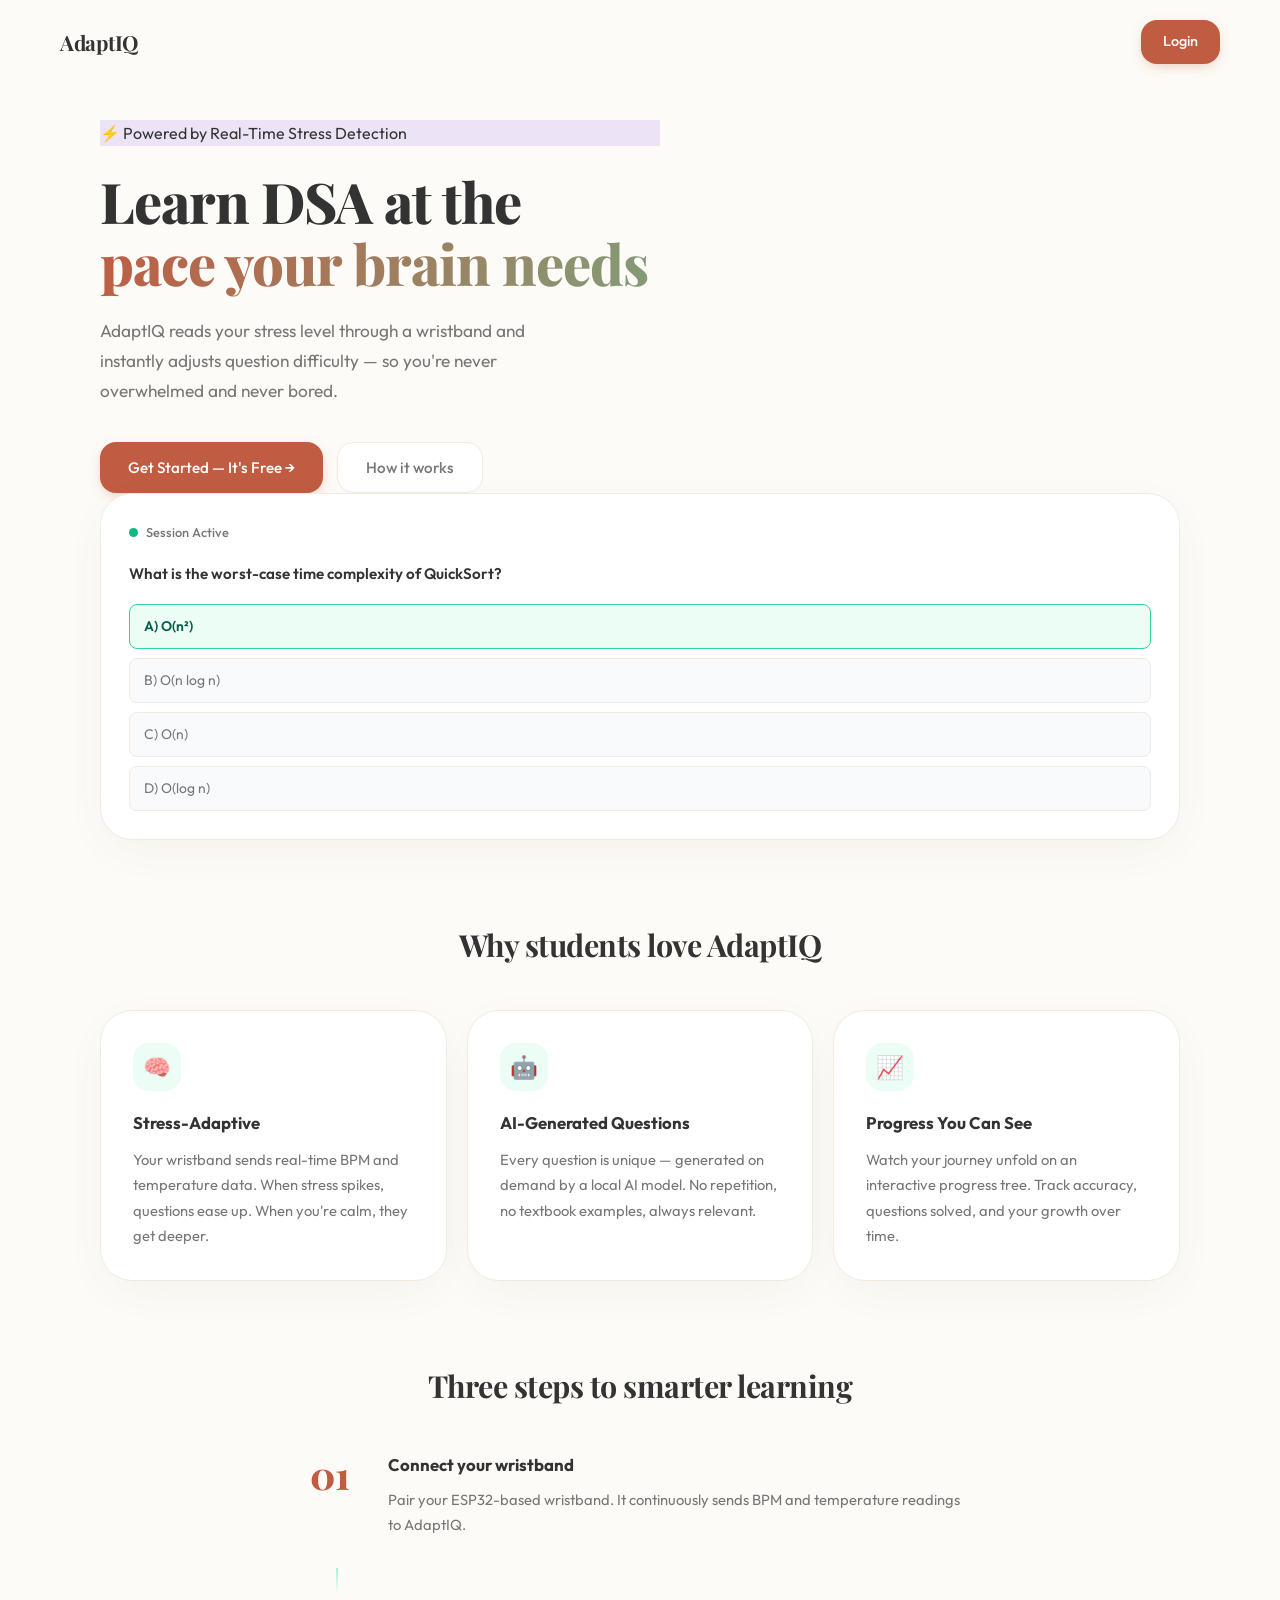
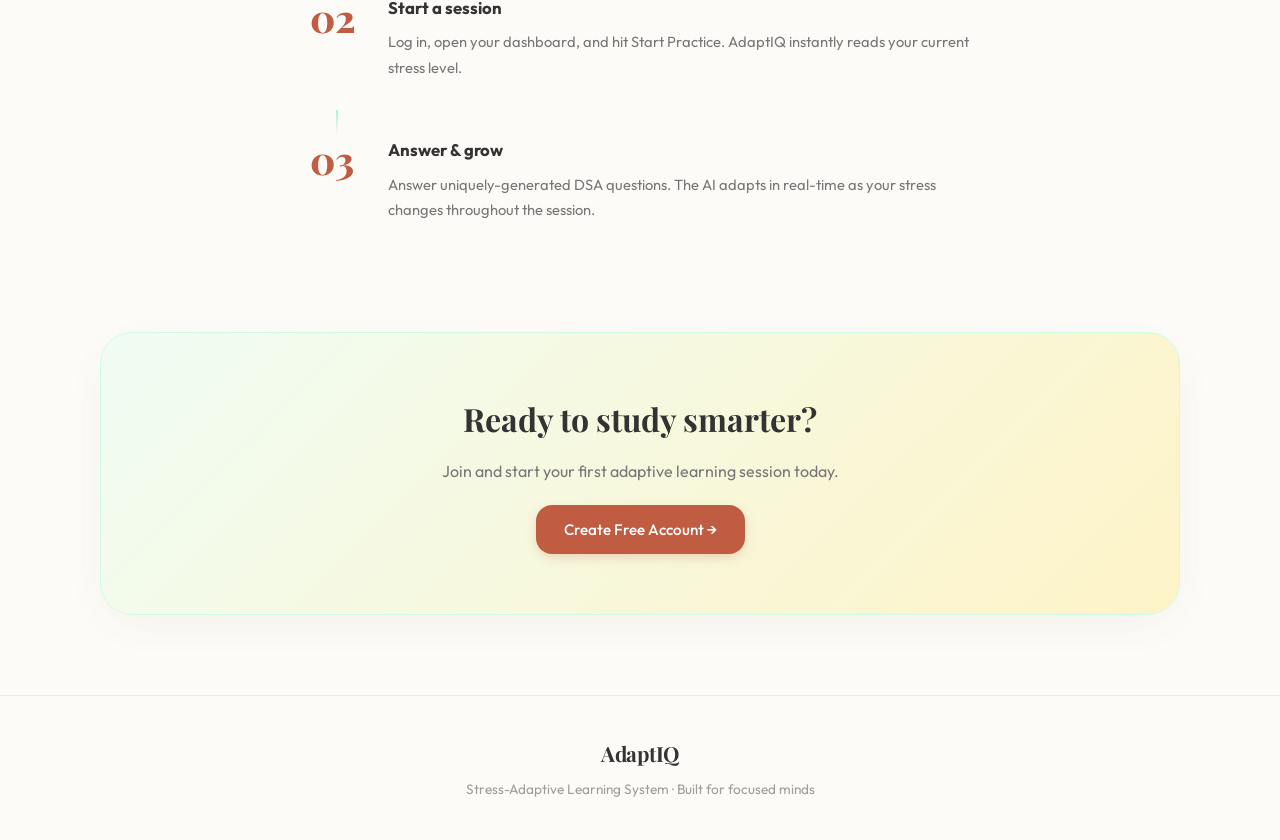
<file: frontend/index.html>
<!DOCTYPE html>
<html lang="en">
<head>
<meta charset="UTF-8">
<meta name="viewport" content="width=device-width, initial-scale=1.0">
<title>AdaptIQ — Learn Smarter with Stress-Adaptive AI</title>
<meta name="description" content="AdaptIQ adapts DSA questions to your real-time stress level, measured from your wristband, so you always learn at the perfect pace.">
<link rel="stylesheet" href="css/style.css">
<link rel="stylesheet" href="css/animations.css">
<link rel="stylesheet" href="css/home.css">
</head>
<body>

<!-- Nav -->
<nav class="nav">
  <span class="nav-logo">AdaptIQ</span>
  <a href="login.html" class="btn btn-primary" style="padding:10px 22px;font-size:0.9rem;">Login</a>
</nav>

<!-- BG Orbs -->


<!-- Hero -->
<section class="hero page-pad">
  <div class="hero-content">
    <div class="badge fade-up fade-up-d1" style="background:rgba(139,92,246,0.15);color:var(--purple-l);border:1px solid var(--border-p);margin-bottom:24px;">
      ⚡ Powered by Real-Time Stress Detection
    </div>
    <h1 class="fade-up fade-up-d2">
      Learn DSA at the<br>
      <span class="gradient-text">pace your brain needs</span>
    </h1>
    <p class="hero-sub fade-up fade-up-d3">
      AdaptIQ reads your stress level through a wristband and instantly adjusts question difficulty — so you're never overwhelmed and never bored.
    </p>
    <div class="hero-btns fade-up fade-up-d4">
      <a href="login.html" class="btn btn-primary">Get Started — It's Free →</a>
      <a href="info.html" class="btn btn-ghost">How it works</a>
    </div>
  </div>
  <div class="hero-visual fade-up fade-up-d3 float">
    <div class="mock-card">
      <div class="mock-header">
        <span class="mock-dot" style="background:#10b981"></span>
        <span class="mock-label">Session Active</span>
      </div>
      <div class="mock-q">What is the worst-case time complexity of QuickSort?</div>
      <div class="mock-opts">
        <div class="mock-opt correct">A) O(n²)</div>
        <div class="mock-opt">B) O(n log n)</div>
        <div class="mock-opt">C) O(n)</div>
        <div class="mock-opt">D) O(log n)</div>
      </div>
    </div>
  </div>
</section>

<!-- Features -->
<section class="features page-pad" style="padding-top:0">
  <h2 class="section-title">Why students love AdaptIQ</h2>
  <div class="feature-grid">
    <div class="feature-card card">
      <div class="feat-icon">🧠</div>
      <h3>Stress-Adaptive</h3>
      <p>Your wristband sends real-time BPM and temperature data. When stress spikes, questions ease up. When you're calm, they get deeper.</p>
    </div>
    <div class="feature-card card">
      <div class="feat-icon">🤖</div>
      <h3>AI-Generated Questions</h3>
      <p>Every question is unique — generated on demand by a local AI model. No repetition, no textbook examples, always relevant.</p>
    </div>
    <div class="feature-card card">
      <div class="feat-icon">📈</div>
      <h3>Progress You Can See</h3>
      <p>Watch your journey unfold on an interactive progress tree. Track accuracy, questions solved, and your growth over time.</p>
    </div>
  </div>
</section>

<!-- How it works -->
<section class="how page-pad" style="padding-top:0">
  <h2 class="section-title">Three steps to smarter learning</h2>
  <div class="steps">
    <div class="step">
      <div class="step-num">01</div>
      <div class="step-body">
        <h3>Connect your wristband</h3>
        <p>Pair your ESP32-based wristband. It continuously sends BPM and temperature readings to AdaptIQ.</p>
      </div>
    </div>
    <div class="step-line"></div>
    <div class="step">
      <div class="step-num">02</div>
      <div class="step-body">
        <h3>Start a session</h3>
        <p>Log in, open your dashboard, and hit Start Practice. AdaptIQ instantly reads your current stress level.</p>
      </div>
    </div>
    <div class="step-line"></div>
    <div class="step">
      <div class="step-num">03</div>
      <div class="step-body">
        <h3>Answer &amp; grow</h3>
        <p>Answer uniquely-generated DSA questions. The AI adapts in real-time as your stress changes throughout the session.</p>
      </div>
    </div>
  </div>
</section>

<!-- CTA Banner -->
<section class="cta-banner page-pad" style="padding-top:0">
  <div class="cta-inner card">
    <h2>Ready to study smarter?</h2>
    <p>Join and start your first adaptive learning session today.</p>
    <a href="login.html" class="btn btn-primary" style="margin-top:20px;">Create Free Account →</a>
  </div>
</section>

<!-- Footer -->
<footer class="footer">
  <span class="nav-logo">AdaptIQ</span>
  <p style="color:var(--txt-3);font-size:0.85rem;margin-top:8px;">Stress-Adaptive Learning System · Built for focused minds</p>
</footer>

<script src="js/transitions.js"></script>
</body>
</html>
</file>
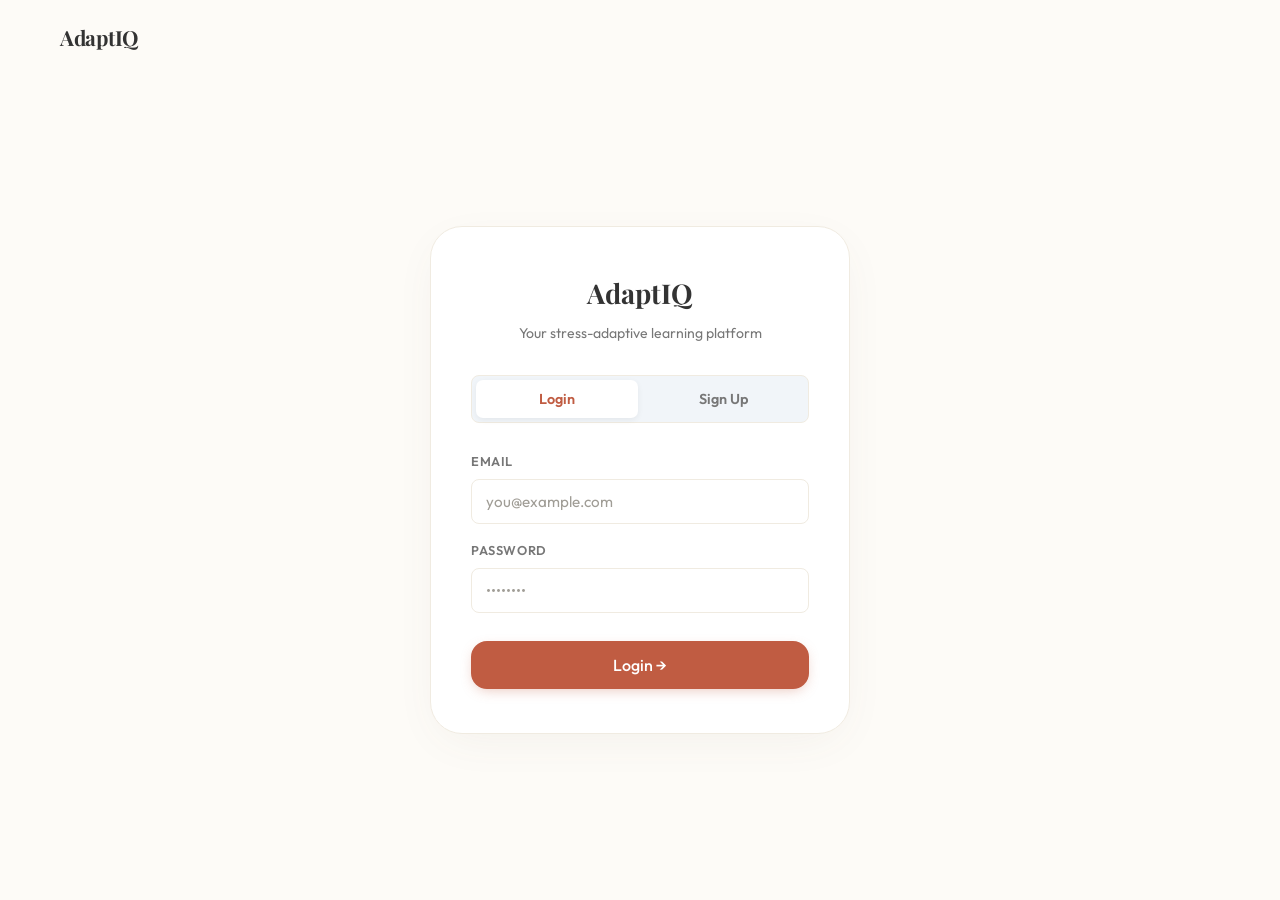
<file: frontend/dashboard.html>
<!DOCTYPE html>
<html lang="en">

<head>
  <meta charset="UTF-8">
  <meta name="viewport" content="width=device-width, initial-scale=1.0">
  <title>AdaptIQ — Dashboard</title>
  <link rel="stylesheet" href="css/style.css">
  <link rel="stylesheet" href="css/animations.css">
  <link rel="stylesheet" href="css/dashboard.css">
</head>

<body>

  <nav class="nav">
    <span class="nav-logo">AdaptIQ</span>
    <div class="nav-right">
      <a href="info.html" class="btn btn-ghost" style="padding:9px 18px;font-size:0.88rem;">How to Use</a>
      <div class="user-chip" id="userChip">
        <div class="avatar" id="userAvatar">?</div>
        <span id="userName">Loading...</span>
      </div>
      <button class="btn btn-ghost btn-sm" onclick="logout()">Logout</button>
    </div>
  </nav>

  <main class="db-layout page-pad">

    <!-- Stats Row -->
    <div class="stats-row fade-up fade-up-d1">
      <div class="stat-card card">
        <div class="stat-icon">🎯</div>
        <div class="stat-body">
          <div class="stat-val" id="statSolved">—</div>
          <div class="stat-label">Questions Solved</div>
        </div>
      </div>
      <div class="stat-card card">
        <div class="stat-icon">✅</div>
        <div class="stat-body">
          <div class="stat-val" id="statAccuracy">—</div>
          <div class="stat-label">Accuracy</div>
        </div>
      </div>
      <div class="stat-card card">
        <div class="stat-icon">⚡</div>
        <div class="stat-body">
          <div class="stat-val" id="statNext">—</div>
          <div class="stat-label">Next Milestone</div>
        </div>
      </div>
    </div>

    <!-- Main Content -->
    <div class="db-main fade-up fade-up-d2">

      <!-- Question Tree -->
      <div class="tree-section card">
        <div class="tree-header">
          <h2>Your Journey</h2>
          <p>Complete questions to unlock new milestones</p>
        </div>
        <div class="tree-container" id="questionTree">
          <!-- Rendered by JS -->
        </div>
        <button class="btn btn-primary start-btn" onclick="window.navigate('learning.html')">
          ▶ Start Practice
        </button>
      </div>

      <!-- User Info Card -->
      <div class="info-section">
        <div class="user-info-card card">
          <div class="user-avatar-lg" id="userAvatarLg">?</div>
          <div class="user-info-name" id="userInfoName">—</div>
          <div class="user-info-email" id="userInfoEmail">—</div>
          <hr style="border-color:var(--border);margin:20px 0">
          <div class="quick-stat">
            <span>Questions Solved</span>
            <strong id="qsStat">—</strong>
          </div>
          <div class="quick-stat">
            <span>Correct Answers</span>
            <strong id="caStat">—</strong>
          </div>
          <div class="quick-stat">
            <span>Accuracy</span>
            <strong id="accStat">—</strong>
          </div>
        </div>

        <div class="info-tip card">
          <h3>💡 How it works</h3>
          <p>Your wristband sends stress data. The AI picks question difficulty based on your current state. Stay calm —
            you'll unlock harder challenges!</p>
          <a href="info.html" class="btn btn-ghost"
            style="margin-top:16px;width:100%;justify-content:center;font-size:0.88rem;">Full Guide →</a>
        </div>
      </div>

    </div>
  </main>
  <main class="db-layout page-pad">

    <!-- Stats Row -->
    <div class="stats-row fade-up fade-up-d1">
      <div class="stat-card card">
        <div class="stat-icon">🎯</div>
        <div class="stat-body">
          <div class="stat-val" id="statSolved">—</div>
          <div class="stat-label">Questions Solved</div>
        </div>
      </div>
      <div class="stat-card card">
        <div class="stat-icon">✅</div>
        <div class="stat-body">
          <div class="stat-val" id="statAccuracy">—</div>
          <div class="stat-label">Accuracy</div>
        </div>
      </div>
      <div class="stat-card card">
        <div class="stat-icon">⚡</div>
        <div class="stat-body">
          <div class="stat-val" id="statNext">—</div>
          <div class="stat-label">Next Milestone</div>
        </div>
      </div>
    </div>

    <!-- Main Content (Center Stack) -->
    <div class="db-main fade-up fade-up-d2">

      <!-- Question Tree (Massive Center View) -->
      <div class="tree-section card">
        <div class="tree-header">
          <h2>Your Journey Map</h2>
          <p>Follow the track, clear nodes, and unlock mastery</p>
        </div>
        <div class="tree-container" id="questionTree">
          <!-- Rendered by JS -->
        </div>
        <button class="btn btn-primary start-btn" onclick="window.navigate('learning.html')">
          ▶ Enter Focus Mode
        </button>
      </div>

      <!-- User Profile & Guide (Two Columns Below Map) -->
      <div class="info-section">
        <div class="user-info-card card">
          <div style="display:flex; align-items:center; gap:24px;">
            <div class="user-avatar-lg" id="userAvatarLg">?</div>
            <div>
              <div class="user-info-name" id="userInfoName">—</div>
              <div class="user-info-email" id="userInfoEmail">—</div>
            </div>
          </div>
          <div class="user-info-stats">
            <div class="quick-stat">
              <span>Questions Solved</span>
              <strong id="qsStat">—</strong>
            </div>
            <div class="quick-stat">
              <span>Accuracy</span>
              <strong id="accStat">—</strong>
            </div>
          </div>
        </div>

        <div class="info-tip card">
          <h3>💡 True Adaptivity</h3>
          <p>Your wristband transmits biological stress markers in real-time. Breathe deeply, stay calm. The system
            adapts entirely to your zone.</p>
          <a href="info.html" class="btn btn-ghost" style="margin-top:20px;width:100%;justify-content:center;">Read the
            Full Concept →</a>
        </div>
      </div>

    </div>
  </main>


  <script src="js/api.js"></script>
  <script src="js/transitions.js"></script>
  <script src="js/dashboard.js"></script>
</body>

</html>
</file>
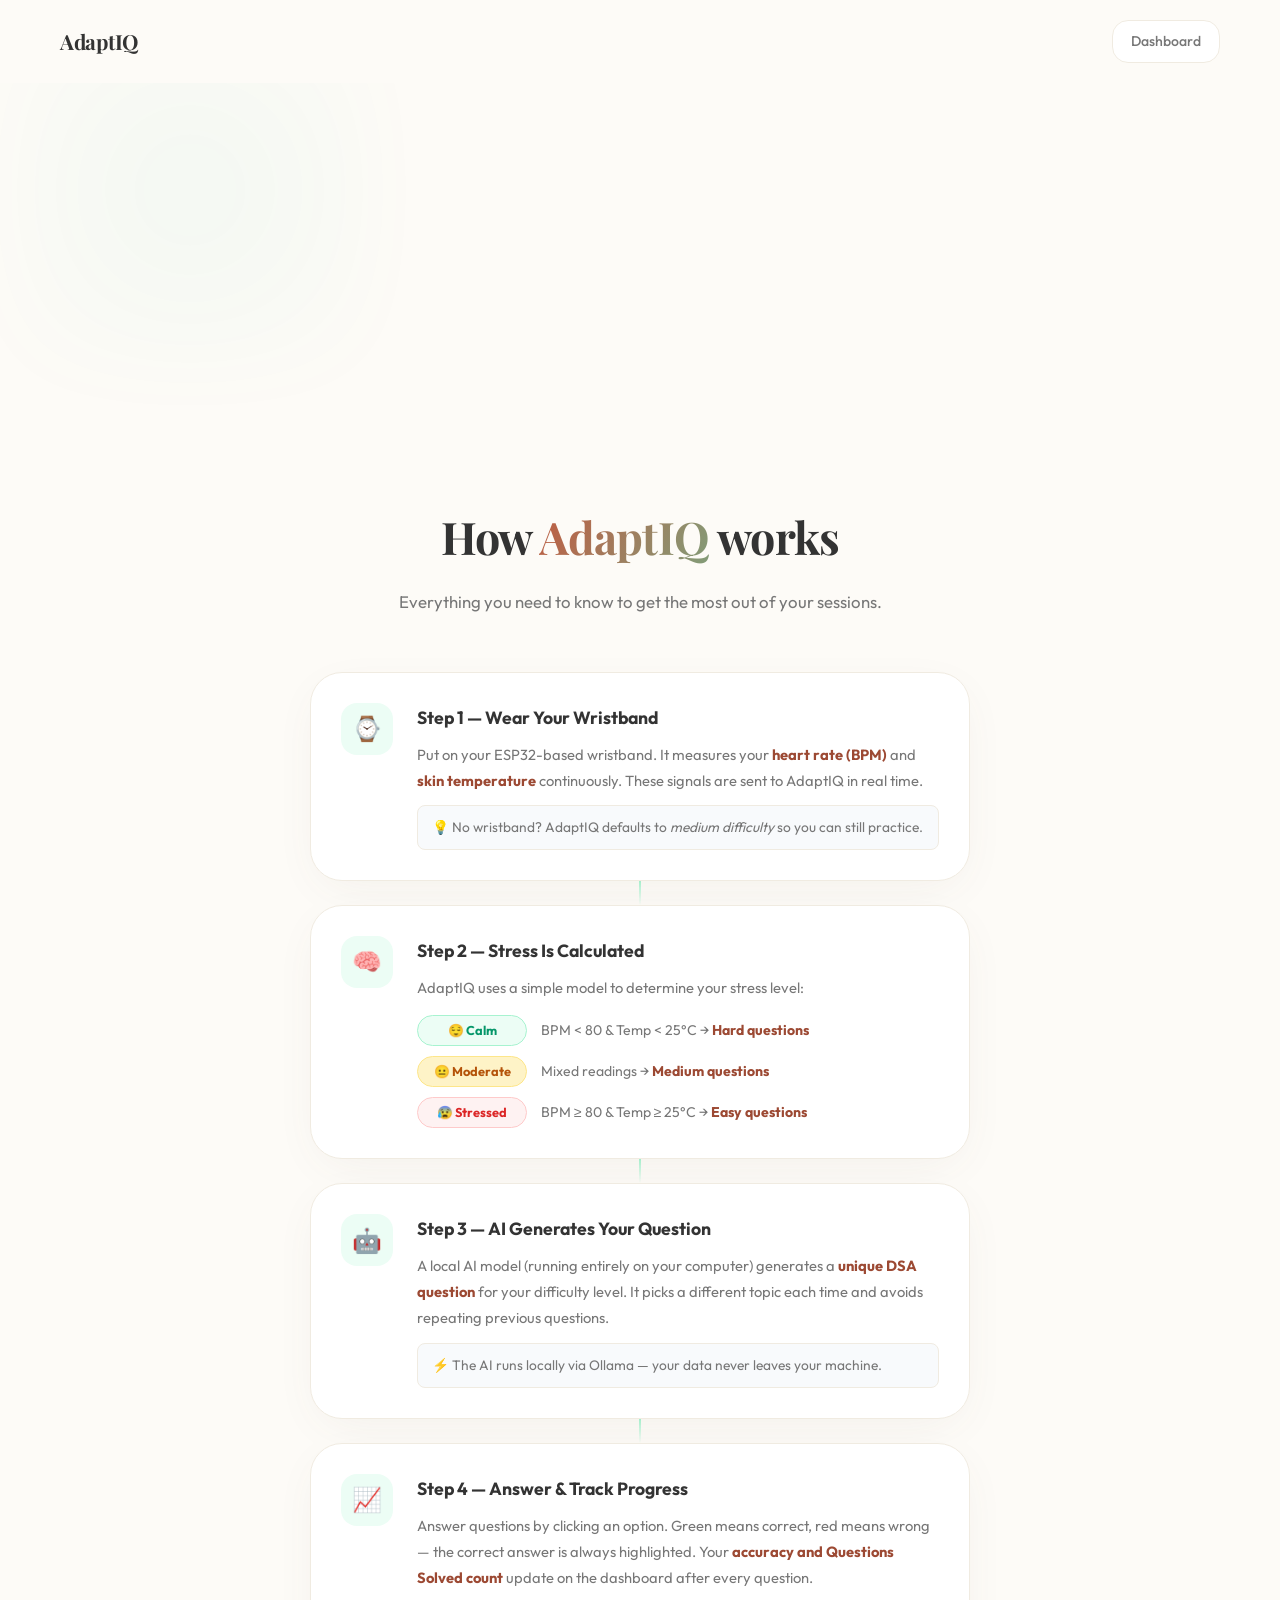
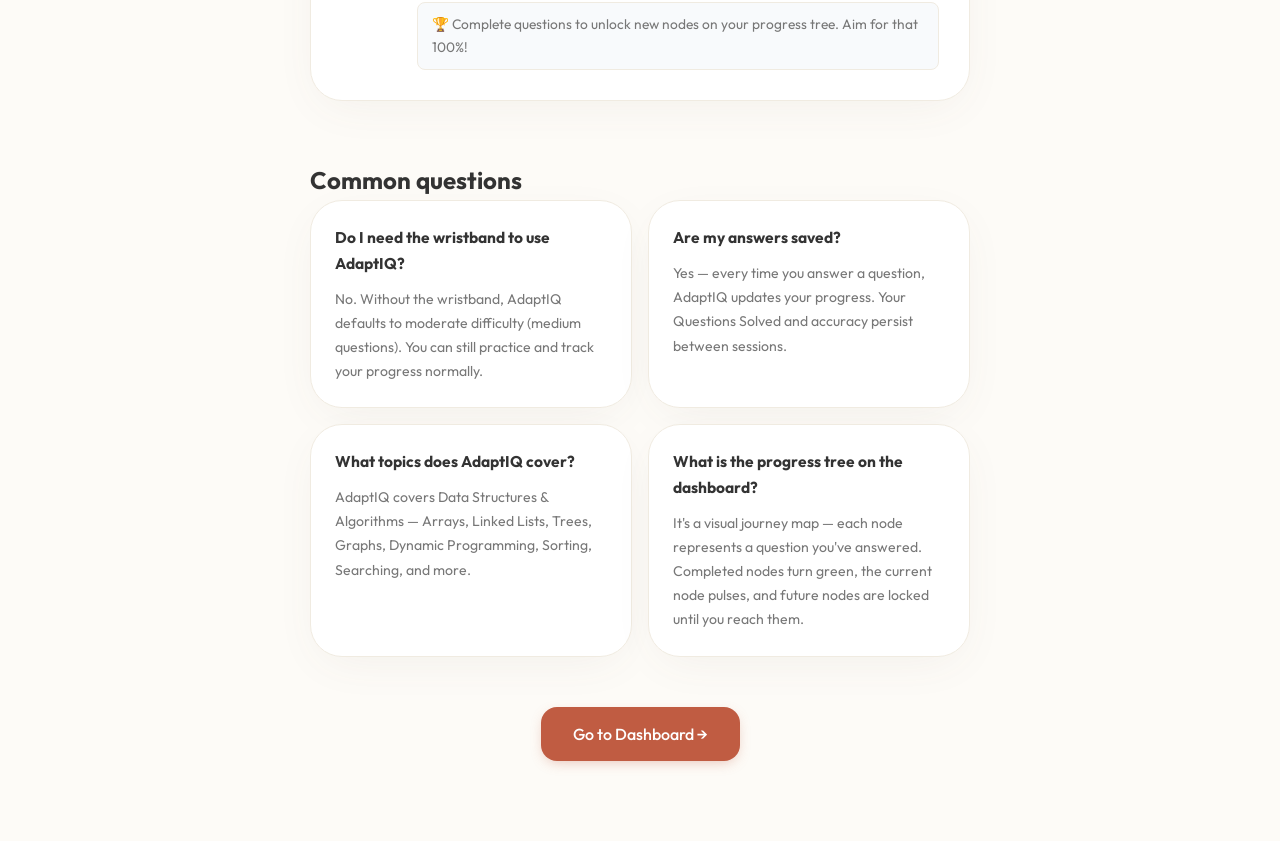
<file: frontend/info.html>
<!DOCTYPE html>
<html lang="en">
<head>
<meta charset="UTF-8">
<meta name="viewport" content="width=device-width, initial-scale=1.0">
<title>AdaptIQ — How It Works</title>
<link rel="stylesheet" href="css/style.css">
<link rel="stylesheet" href="css/animations.css">
<link rel="stylesheet" href="css/info.css">
</head>
<body>

<nav class="nav">
  <a href="index.html" class="nav-logo">AdaptIQ</a>
  <a href="dashboard.html" class="btn btn-ghost" style="padding:9px 18px;font-size:0.88rem;">Dashboard</a>
</nav>

<div class="orb" style="width:380px;height:380px;background:radial-gradient(rgba(16, 185, 129, 0.4), transparent);top:-100px;left:-80px;"></div>

<main class="page-pad info-main">

  <div class="info-hero fade-up">
    <h1>How <span class="gradient-text">AdaptIQ</span> works</h1>
    <p>Everything you need to know to get the most out of your sessions.</p>
  </div>

  <!-- Steps -->
  <div class="info-sections">

    <div class="info-block card fade-up fade-up-d1">
      <div class="info-icon" style="background:rgba(139,92,246,0.15);">⌚</div>
      <div class="info-text">
        <h2>Step 1 — Wear Your Wristband</h2>
        <p>Put on your ESP32-based wristband. It measures your <strong>heart rate (BPM)</strong> and <strong>skin temperature</strong> continuously. These signals are sent to AdaptIQ in real time.</p>
        <div class="info-note">
          💡 No wristband? AdaptIQ defaults to <em>medium difficulty</em> so you can still practice.
        </div>
      </div>
    </div>

    <div class="info-connector"></div>

    <div class="info-block card fade-up fade-up-d2">
      <div class="info-icon" style="background:rgba(34,211,238,0.12);">🧠</div>
      <div class="info-text">
        <h2>Step 2 — Stress Is Calculated</h2>
        <p>AdaptIQ uses a simple model to determine your stress level:</p>
        <div class="stress-table">
          <div class="stress-row">
            <span class="stress-badge calm">😌 Calm</span>
            <span>BPM &lt; 80 &amp; Temp &lt; 25°C → <strong>Hard questions</strong></span>
          </div>
          <div class="stress-row">
            <span class="stress-badge moderate">😐 Moderate</span>
            <span>Mixed readings → <strong>Medium questions</strong></span>
          </div>
          <div class="stress-row">
            <span class="stress-badge high">😰 Stressed</span>
            <span>BPM ≥ 80 &amp; Temp ≥ 25°C → <strong>Easy questions</strong></span>
          </div>
        </div>
      </div>
    </div>

    <div class="info-connector"></div>

    <div class="info-block card fade-up fade-up-d3">
      <div class="info-icon" style="background:rgba(16,185,129,0.12);">🤖</div>
      <div class="info-text">
        <h2>Step 3 — AI Generates Your Question</h2>
        <p>A local AI model (running entirely on your computer) generates a <strong>unique DSA question</strong> for your difficulty level. It picks a different topic each time and avoids repeating previous questions.</p>
        <div class="info-note">
          ⚡ The AI runs locally via Ollama — your data never leaves your machine.
        </div>
      </div>
    </div>

    <div class="info-connector"></div>

    <div class="info-block card fade-up fade-up-d4">
      <div class="info-icon" style="background:rgba(245,158,11,0.12);">📈</div>
      <div class="info-text">
        <h2>Step 4 — Answer &amp; Track Progress</h2>
        <p>Answer questions by clicking an option. Green means correct, red means wrong — the correct answer is always highlighted. Your <strong>accuracy and Questions Solved count</strong> update on the dashboard after every question.</p>
        <div class="info-note">
          🏆 Complete questions to unlock new nodes on your progress tree. Aim for that 100%!
        </div>
      </div>
    </div>

  </div>

  <!-- FAQ -->
  <div class="faq-section fade-up">
    <h2 class="section-title" style="margin-top:60px">Common questions</h2>
    <div class="faq-list">
      <div class="faq-item card">
        <h3>Do I need the wristband to use AdaptIQ?</h3>
        <p>No. Without the wristband, AdaptIQ defaults to moderate difficulty (medium questions). You can still practice and track your progress normally.</p>
      </div>
      <div class="faq-item card">
        <h3>Are my answers saved?</h3>
        <p>Yes — every time you answer a question, AdaptIQ updates your progress. Your Questions Solved and accuracy persist between sessions.</p>
      </div>
      <div class="faq-item card">
        <h3>What topics does AdaptIQ cover?</h3>
        <p>AdaptIQ covers Data Structures & Algorithms — Arrays, Linked Lists, Trees, Graphs, Dynamic Programming, Sorting, Searching, and more.</p>
      </div>
      <div class="faq-item card">
        <h3>What is the progress tree on the dashboard?</h3>
        <p>It's a visual journey map — each node represents a question you've answered. Completed nodes turn green, the current node pulses, and future nodes are locked until you reach them.</p>
      </div>
    </div>
  </div>

  <div style="text-align:center;margin-top:50px" class="fade-up">
    <a href="dashboard.html" class="btn btn-primary" style="font-size:1rem;padding:14px 32px;">
      Go to Dashboard →
    </a>
  </div>

</main>

<script src="js/transitions.js"></script>
</body>
</html>
</file>
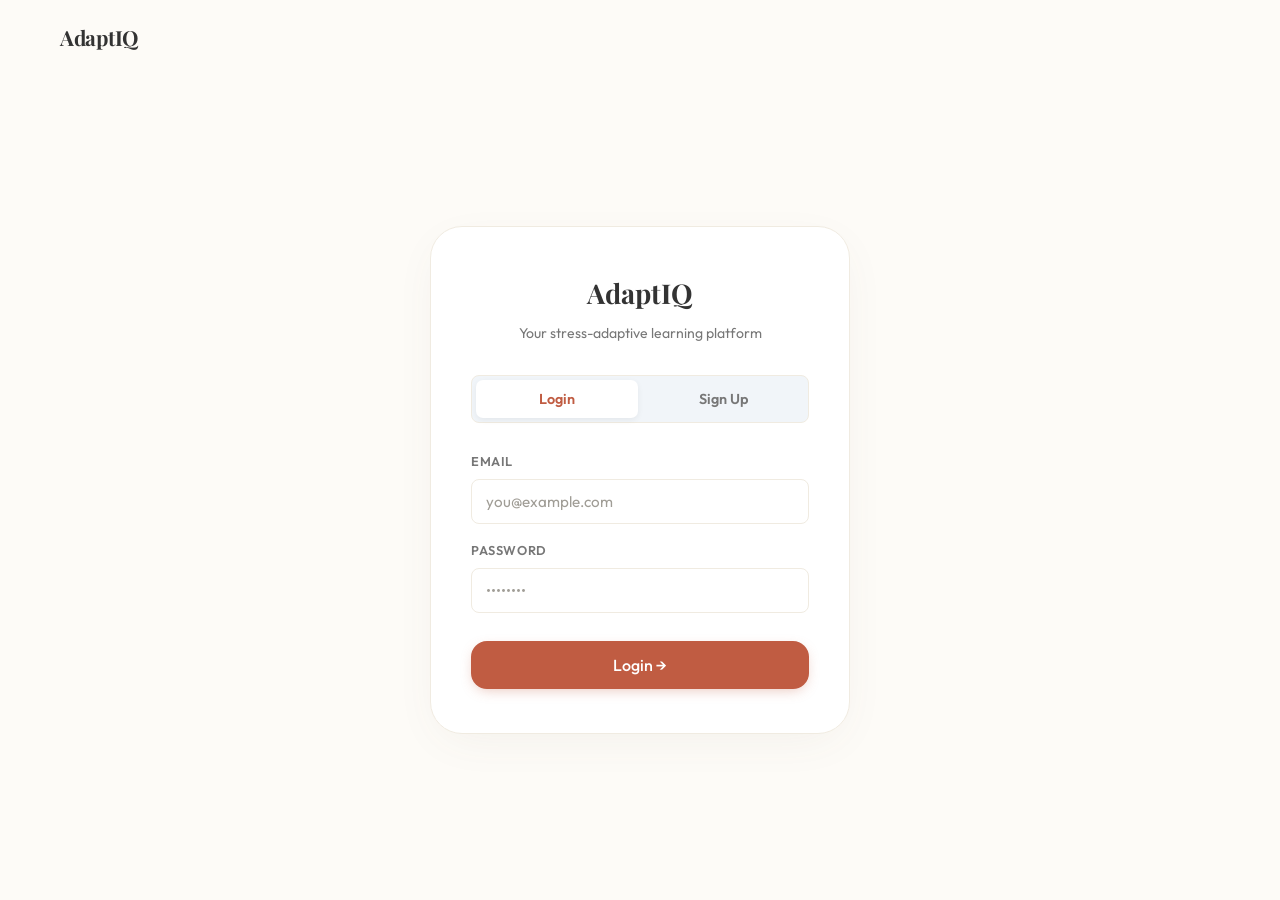
<file: frontend/learning.html>
<!DOCTYPE html>
<html lang="en">
<head>
<meta charset="UTF-8">
<meta name="viewport" content="width=device-width, initial-scale=1.0">
<title>AdaptIQ — Practice</title>
<link rel="stylesheet" href="css/style.css">
<link rel="stylesheet" href="css/animations.css">
<link rel="stylesheet" href="css/learning.css">
</head>
<body>

<nav class="nav">
  <span class="nav-logo">AdaptIQ</span>
  <a href="dashboard.html" class="btn btn-ghost" style="padding:9px 18px;font-size:0.88rem;">← Dashboard</a>
</nav>


<main class="learn-layout">

  <div class="question-wrap">

    <!-- Question card -->
    <div class="q-card card fade-up">
      <div class="q-number" id="questionNumber">Question</div>
      <div class="q-text" id="questionText">Loading your question...</div>
      <div class="q-options" id="options"></div>

      <!-- Result feedback -->
      <div id="feedback" class="feedback" style="display:none"></div>

      <button class="btn btn-primary next-btn" id="nextBtn" disabled>
        Next Question →
      </button>
    </div>

    <!-- Progress mini bar -->
    <div class="q-progress-row fade-up fade-up-d2">
      <div class="q-progress-label">
        Session: <strong id="sessionSolved">0</strong> answered,
        <strong id="sessionCorrect">0</strong> correct
      </div>
      <div class="q-progress-bar">
        <div class="q-progress-fill" id="progressFill" style="width:0%"></div>
      </div>
    </div>

  </div>

</main>

<script src="js/api.js"></script>
<script src="js/transitions.js"></script>
<script src="js/learning.js"></script>
</body>
</html>
</file>
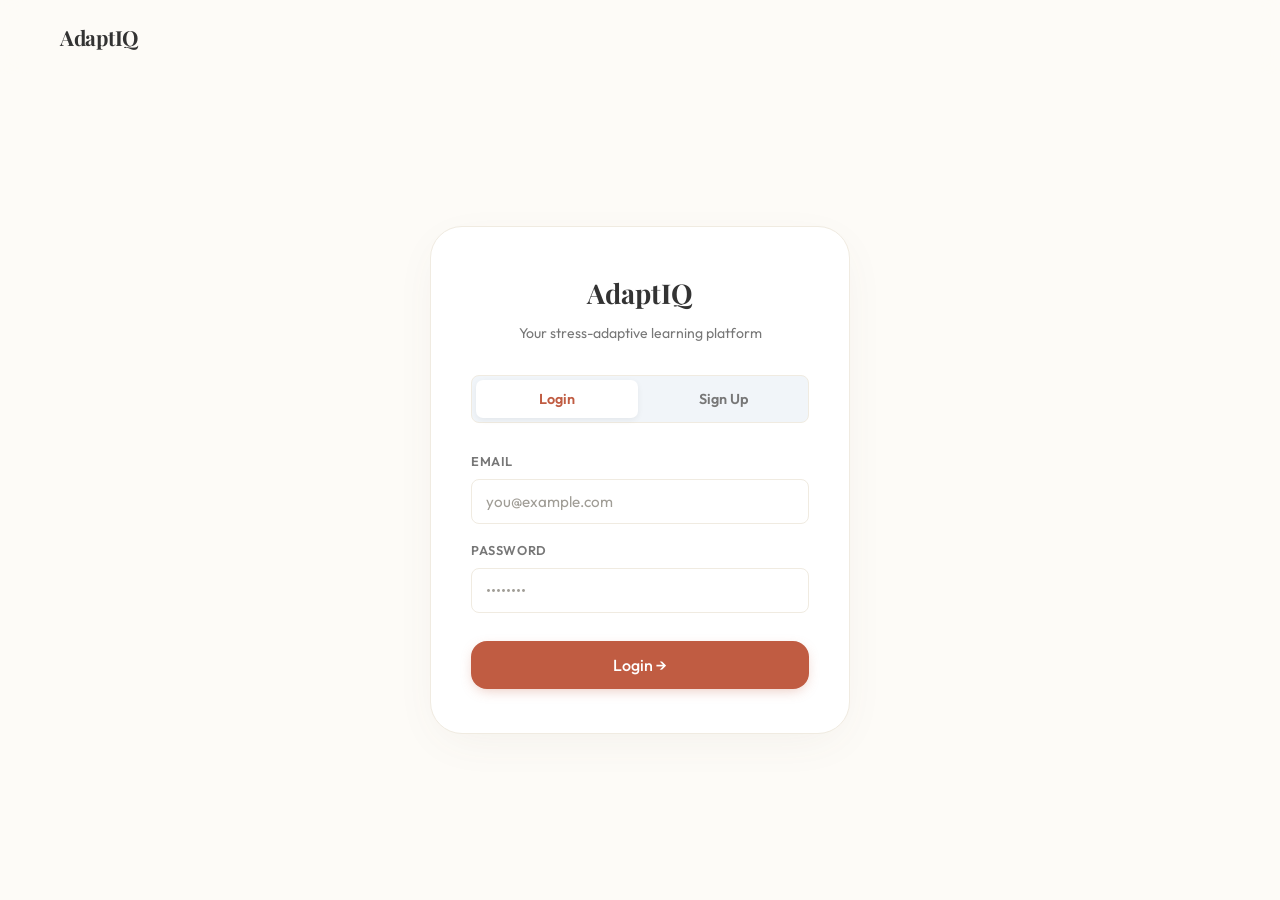
<file: frontend/login.html>
<!DOCTYPE html>
<html lang="en">
<head>
<meta charset="UTF-8">
<meta name="viewport" content="width=device-width, initial-scale=1.0">
<title>AdaptIQ — Login</title>
<link rel="stylesheet" href="css/style.css">
<link rel="stylesheet" href="css/animations.css">
<link rel="stylesheet" href="css/login.css">
</head>
<body>

<nav class="nav">
  <a href="index.html" class="nav-logo">AdaptIQ</a>
</nav>

<!-- BG orbs -->


<main class="auth-wrap">

  <div class="auth-card card fade-up">
    <div class="auth-logo">AdaptIQ</div>
    <p class="auth-sub">Your stress-adaptive learning platform</p>

    <!-- Tab toggle -->
    <div class="auth-tabs">
      <button class="tab-btn active" id="loginTab" onclick="showTab('login')">Login</button>
      <button class="tab-btn" id="registerTab" onclick="showTab('register')">Sign Up</button>
    </div>

    <!-- Error / success messages -->
    <div id="authMsg" class="auth-msg" style="display:none"></div>

    <!-- Login Form -->
    <form id="loginForm" class="auth-form" onsubmit="handleLogin(event)">
      <label>Email</label>
      <input type="email" id="loginEmail" placeholder="you@example.com" required>
      <label style="margin-top:16px">Password</label>
      <input type="password" id="loginPassword" placeholder="••••••••" required>
      <button type="submit" class="btn btn-primary auth-submit" id="loginBtn">
        Login →
      </button>
    </form>

    <!-- Register Form -->
    <form id="registerForm" class="auth-form" style="display:none" onsubmit="handleRegister(event)">
      <label>Username</label>
      <input type="text" id="regUsername" placeholder="coolcoder42" required>
      <label style="margin-top:16px">Email</label>
      <input type="email" id="regEmail" placeholder="you@example.com" required>
      <label style="margin-top:16px">Password</label>
      <input type="password" id="regPassword" placeholder="Min 6 characters" required minlength="6">
      <button type="submit" class="btn btn-primary auth-submit" id="registerBtn">
        Create Account →
      </button>
    </form>
  </div>

</main>

<script src="js/api.js"></script>
<script src="js/transitions.js"></script>
<script src="js/auth.js"></script>
</body>
</html>
</file>
<file: frontend/css/style.css>
@import url('https://fonts.googleapis.com/css2?family=Outfit:wght@300;400;500;600;700;800&family=Playfair+Display:ital,wght@0,700;0,800;1,700&display=swap');

*, *::before, *::after { box-sizing: border-box; margin: 0; padding: 0; }

:root {
  /* Zen Canvas Palette */
  --bg-gradient: #fdfbf7;
  --card-bg: #ffffff;
  --card-border: #f0ebe1;
  --card-shadow: 0 12px 48px -12px rgba(100, 90, 80, 0.08);

  /* Accents */
  --primary:    #c05c42;   /* muted terracotta */
  --primary-d:  #9c4933;   /* deep terracotta */
  --accent:     #829c78;   /* sage green for correct answers/progress */
  --accent-d:   #68805f;

  /* Text */
  --txt:   #333333; /* dark charcoal */
  --txt-2: #777777; /* muted text */
  --txt-3: #a09d96; /* light grey */

  /* Radius */
  --r-sm: 8px;
  --r-md: 16px;
  --r-lg: 32px;

  --font:       'Outfit', sans-serif;
  --font-serif: 'Playfair Display', serif;
}

html { scroll-behavior: smooth; }

body {
  font-family: var(--font);
  background: var(--bg-gradient);
  background-attachment: fixed;
  color: var(--txt);
  min-height: 100vh;
  line-height: 1.65;
  -webkit-font-smoothing: antialiased;
}

/* Scrollbar */
::-webkit-scrollbar { height: 6px; width: 6px; }
::-webkit-scrollbar-track { background: transparent; }
::-webkit-scrollbar-thumb { background: #dcd7ce; border-radius: 4px; }

a { text-decoration: none; color: inherit; }
img { display: block; max-width: 100%; }
button { font-family: var(--font); cursor: pointer; border: none; outline: none; }

/* ── Buttons ─────────────────── */
.btn {
  display: inline-flex;
  align-items: center;
  gap: 8px;
  padding: 12px 28px;
  border-radius: var(--r-md);
  font-weight: 500;
  font-size: 0.95rem;
  transition: all 0.3s cubic-bezier(0.2, 0.8, 0.2, 1);
  cursor: pointer;
}
.btn-primary {
  background: var(--primary);
  color: #ffffff;
  border: none;
  box-shadow: 0 4px 14px -4px rgba(192, 92, 66, 0.4);
}
.btn-primary:hover {
  background: var(--primary-d);
  transform: translateY(-2px);
  box-shadow: 0 8px 24px -6px rgba(192, 92, 66, 0.6);
}
.btn-ghost {
  background: #ffffff;
  color: var(--txt-2);
  border: 1px solid var(--card-border);
}
.btn-ghost:hover {
  color: var(--txt);
  border-color: #dcd7ce;
  box-shadow: 0 4px 12px rgba(0,0,0,0.03);
  transform: translateY(-1px);
}
.btn-icon { padding: 10px; border-radius: var(--r-sm); }

/* ── Card (Zen Float) ────────────────────── */
.card {
  background: var(--card-bg);
  border: 1px solid var(--card-border);
  border-radius: var(--r-lg);
  box-shadow: var(--card-shadow);
  transition: box-shadow 0.4s ease, transform 0.4s ease;
  padding: 40px;
}
.card:hover {
  box-shadow: 0 20px 60px -12px rgba(100, 90, 80, 0.12);
  transform: translateY(-2px);
}

/* ── Nav ─────────────────────── */
.nav {
  display: flex;
  align-items: center;
  justify-content: space-between;
  padding: 20px 60px;
  position: fixed;
  top: 0; left: 0; right: 0;
  z-index: 100;
  background: rgba(253, 251, 247, 0.9);
  backdrop-filter: blur(12px);
  -webkit-backdrop-filter: blur(12px);
}
.nav-logo {
  font-family: var(--font-serif);
  font-size: 1.3rem;
  font-weight: 700;
  color: var(--txt);
  letter-spacing: -0.3px;
}

.page-pad { padding: 120px 60px 80px; max-width: 1200px; margin: 0 auto; }
</file>
<file: frontend/css/animations.css>
/* ── Page transitions ─────────────── */
@keyframes pageIn {
  from { opacity: 0; transform: translateY(18px); }
  to   { opacity: 1; transform: translateY(0); }
}
@keyframes pageOut {
  from { opacity: 1; transform: translateY(0); }
  to   { opacity: 0; transform: translateY(-14px); }
}
body.page-enter { animation: pageIn 0.4s cubic-bezier(0.22,1,0.36,1) forwards; }
body.page-exit  { animation: pageOut 0.25s ease-in forwards; pointer-events: none; }

/* ── Float ────────────────────────── */
@keyframes float {
  0%, 100% { transform: translateY(0); }
  50%       { transform: translateY(-10px); }
}
.float { animation: float 4s ease-in-out infinite; }

/* ── SVG node pulse (current level) ─ */
@keyframes svgPulse {
  0%, 100% { opacity: 1; r: 30; }
  50%       { opacity: 0.6; r: 34; }
}
@keyframes ringExpand {
  0%   { r: 30; opacity: 0.6; }
  100% { r: 44; opacity: 0; }
}

/* ── Fade-up stagger ──────────────── */
@keyframes fadeUp {
  from { opacity: 0; transform: translateY(28px); }
  to   { opacity: 1; transform: translateY(0); }
}
.fade-up    { opacity: 0; animation: fadeUp 0.55s ease forwards; }
.fade-up-d1 { animation-delay: 0.08s; }
.fade-up-d2 { animation-delay: 0.18s; }
.fade-up-d3 { animation-delay: 0.3s; }
.fade-up-d4 { animation-delay: 0.44s; }

/* ── Shimmer ──────────────────────── */
@keyframes shimmer {
  0%   { background-position: -600px 0; }
  100% { background-position: 600px 0; }
}
.shimmer {
  background: linear-gradient(90deg, #f0f9f3 25%, #d5f5e3 50%, #f0f9f3 75%);
  background-size: 1200px 100%;
  animation: shimmer 1.4s infinite linear;
  border-radius: 8px;
}

/* ── Pulse ring (used on current level circle) ── */
@keyframes pulseRing {
  0%   { box-shadow: 0 0 0 0 rgba(46, 204, 113, 0.5); }
  70%  { box-shadow: 0 0 0 16px rgba(46, 204, 113, 0); }
  100% { box-shadow: 0 0 0 0 rgba(46, 204, 113, 0); }
}
</file>
<file: frontend/css/home.css>
a.hero {
  display: flex;
  align-items: center;
  gap: 60px;
  min-height: 100vh;
  padding-top: 110px;
}
.hero-content { flex: 1; max-width: 560px; }
.hero h1 {
  font-family: var(--font-serif);
  font-size: clamp(2.4rem, 5vw, 3.5rem);
  font-weight: 800;
  line-height: 1.1;
  letter-spacing: -1px;
  margin-bottom: 22px;
  color: var(--txt);
}
.gradient-text {
  background: linear-gradient(120deg, var(--primary), var(--accent));
  -webkit-background-clip: text;
  -webkit-text-fill-color: transparent;
  background-clip: text;
}
.hero-sub {
  font-size: 1.08rem;
  color: var(--txt-2);
  line-height: 1.75;
  margin-bottom: 36px;
  max-width: 470px;
}
.hero-btns { display: flex; gap: 14px; flex-wrap: wrap; }

/* Mock card */
.hero-visual { flex: 0 0 340px; }
.mock-card {
  background: #ffffff;
  border: 1px solid var(--card-border);
  border-radius: var(--r-lg);
  padding: 28px;
  box-shadow: var(--card-shadow);
}
.mock-header { display: flex; align-items: center; gap: 8px; margin-bottom: 20px; }
.mock-dot    { width: 9px; height: 9px; border-radius: 50%; display: inline-block; background: #cbd5e1; }
.mock-label  { font-size: 0.8rem; color: var(--txt-2); font-weight: 500; }
.mock-q      { font-size: 0.95rem; font-weight: 600; margin-bottom: 18px; line-height: 1.5; color: var(--txt); }
.mock-opts   { display: flex; flex-direction: column; gap: 9px; }
.mock-opt {
  padding: 10px 14px;
  border-radius: var(--r-sm);
  background: #f8fafc;
  border: 1px solid var(--card-border);
  font-size: 0.87rem;
  color: var(--txt-2);
}
.mock-opt.correct {
  background: #ecfdf5;
  border-color: #34d399;
  color: #065f46;
  font-weight: 600;
}

/* Section title */
.section-title {
  font-family: var(--font-serif);
  font-size: 1.9rem;
  font-weight: 700;
  letter-spacing: -0.5px;
  margin-bottom: 40px;
  text-align: center;
  color: var(--txt);
}

/* Features */
.feature-grid {
  display: grid;
  grid-template-columns: repeat(auto-fit, minmax(280px, 1fr));
  gap: 20px;
}
.feature-card { padding: 32px; }
.feat-icon {
  width: 48px; height: 48px;
  border-radius: var(--r-md);
  background: #ecfdf5;
  color: var(--primary);
  display: flex; align-items: center; justify-content: center;
  font-size: 1.4rem;
  margin-bottom: 18px;
}
.feature-card h3 { font-size: 1.05rem; font-weight: 700; margin-bottom: 10px; color: var(--txt); }
.feature-card p  { color: var(--txt-2); font-size: 0.92rem; line-height: 1.72; }

/* Steps */
.steps { display: flex; flex-direction: column; max-width: 660px; margin: 0 auto; }
.step  { display: flex; gap: 22px; align-items: flex-start; }
.step-num {
  font-family: var(--font-serif);
  font-size: 2.4rem;
  font-weight: 800;
  color: var(--primary);
  flex-shrink: 0;
  width: 56px;
  line-height: 1;
  padding-top: 4px;
}
.step-body { flex: 1; padding-bottom: 30px; }
.step-body h3 { font-size: 1.05rem; font-weight: 700; margin-bottom: 8px; color: var(--txt); }
.step-body p  { color: var(--txt-2); font-size: 0.92rem; line-height: 1.72; }
.step-line {
  width: 2px; height: 26px;
  background: linear-gradient(to bottom, #a7f3d0, transparent);
  margin-left: 26px;
}

/* CTA Banner */
.cta-inner {
  text-align: center;
  padding: 60px 40px;
  background: linear-gradient(135deg, #f0fdf4, #fef3c7);
  border: 1px solid #d1fae5;
  border-radius: var(--r-lg);
}
.cta-inner h2 {
  font-family: var(--font-serif);
  font-size: 2rem;
  font-weight: 700;
  margin-bottom: 12px;
  color: var(--txt);
}
.cta-inner p { color: var(--txt-2); font-size: 1rem; }

/* Footer */
.footer {
  text-align: center;
  padding: 40px;
  border-top: 1px solid var(--card-border);
}

@media (max-width: 820px) {
  .hero { flex-direction: column; text-align: center; padding-top: 90px; gap: 40px; }
  .hero-btns { justify-content: center; }
  .hero-visual { width: 100%; max-width: 360px; }
  .hero-sub { margin: 0 auto 36px; }
  .nav { padding: 14px 20px; }
  .page-pad { padding: 80px 20px 50px; }
}
</file>
<file: frontend/css/dashboard.css>
/* Zen Layout */
.db-layout { padding-top: 100px; }

.stats-row {
  display: grid;
  grid-template-columns: repeat(3, 1fr);
  gap: 24px;
  margin-bottom: 40px;
}
.stat-card {
  display: flex;
  align-items: center;
  gap: 16px;
  padding: 24px 32px;
}
.stat-icon {
  width: 48px; height: 48px;
  border-radius: 50%;
  background: var(--bg-gradient);
  border: 1px solid var(--card-border);
  display: flex; align-items: center; justify-content: center;
  font-size: 1.4rem;
  flex-shrink: 0;
}
.stat-val   { font-size: 2.2rem; font-weight: 300; font-family: var(--font-serif); color: var(--txt); }
.stat-label { font-size: 0.8rem; color: var(--txt-2); margin-top: 4px; font-weight:500; text-transform:uppercase; letter-spacing:1px; }

/* Eliminate Sidebar -> Stack and Center components */
.db-main {
  display: flex;
  flex-direction: column;
  gap: 32px;
  align-items: center;
}

.tree-section { 
  width: 100%;
  max-width: 800px;
  padding: 48px; 
  position: relative;
  overflow: hidden;
  text-align: center;
}
.tree-header { margin-bottom: 20px; }
.tree-header h2 {
  font-family: var(--font-serif);
  font-size: 1.8rem;
  font-weight: 700;
  color: var(--txt);
  margin-bottom: 8px;
}
.tree-header p { font-size: 0.9rem; color: var(--txt-2); }

.tree-container {
  overflow-y: auto;
  max-height: 500px;
  padding: 24px 0;
  scrollbar-width: thin;
  scrollbar-color: #dcd7ce transparent;
  display: flex;
  justify-content: center;
}

/* Zen SVG Colors */
.svg-node circle       { transition: fill 0.4s, stroke 0.4s, r 0.4s; }
.svg-node.completed circle { fill: var(--accent); stroke: #ffffff; stroke-width: 3; }
.svg-node.current  circle { fill: var(--primary); stroke: #ffffff; stroke-width: 4; filter: drop-shadow(0 0 12px rgba(192, 92, 66, 0.4)); }
.svg-node.locked   circle { fill: var(--bg-gradient); stroke: #dcd7ce; stroke-width: 2; }
.svg-node.current { cursor: pointer; }
.svg-node.current:hover circle { fill: var(--primary-d); }

.node-text { font-family: var(--font); font-weight: 500; font-size: 14px; fill: #ffffff; pointer-events: none; }
.svg-node.locked .node-text { fill: #a09d96; }
.svg-node.current .node-text { fill: #ffffff; }

.node-sub { font-family: var(--font); font-size: 11px; font-weight: 500; fill: #fdfbf7; pointer-events: none; }
.svg-node.locked .node-sub { fill: #a09d96; }
.svg-node.completed .node-sub { fill: #ffffff; }
.svg-node.current  .node-sub { fill: #fdfbf7; }

.start-btn {
  width: auto;
  min-width: 240px;
  justify-content: center;
  padding: 16px 32px;
  font-size: 1.05rem;
  margin-top: 32px;
}

/* Lower Data Split */
.info-section { 
  display: grid;
  grid-template-columns: 1fr 1fr;
  width: 100%;
  max-width: 800px;
  gap: 32px;
}

.user-info-card { padding: 32px; display: flex; flex-direction:column; text-align: left; }
.user-avatar-lg {
  width: 72px; height: 72px;
  border-radius: 50%;
  background: var(--card-bg);
  border: 2px solid var(--primary);
  display: flex; align-items: center; justify-content: center;
  font-family: var(--font-serif);
  font-size: 1.8rem; font-weight: 700;
  color: var(--primary);
  flex-shrink: 0;
}
.user-info-name  { font-size: 1.2rem; font-family: var(--font-serif); font-weight: 700; color: var(--txt); }
.user-info-email { font-size: 0.85rem; color: var(--txt-3); margin-top: 4px; }
.user-info-stats { margin-top: 24px; border-top: 1px solid var(--card-border); padding-top:20px; width:100%; }

.quick-stat {
  display: flex;
  justify-content: space-between;
  align-items: center;
  padding: 6px 0;
  font-size: 0.85rem;
  color: var(--txt-2);
}
.quick-stat strong { color: var(--txt); font-weight: 600; }

.info-tip { padding: 32px; background: var(--bg-gradient); border-radius: var(--r-md); border:none; box-shadow:none;}
.info-tip h3 { font-size: 1rem; font-family: var(--font-serif); font-weight: 700; margin-bottom: 12px; color: var(--txt); }
.info-tip p  { font-size: 0.88rem; color: var(--txt-2); line-height: 1.8; }

/* Nav right */
.nav-right { display: flex; align-items: center; gap: 24px; }
.user-chip  { display: flex; align-items: center; gap: 10px; }
.avatar {
  width: 36px; height: 36px;
  border-radius: 50%;
  background: var(--primary);
  display: flex; align-items: center; justify-content: center;
  font-size: 0.9rem; font-family:var(--font-serif); font-weight: 700;
  color: #ffffff; flex-shrink: 0;
}
.btn-sm { padding: 8px 16px; font-size: 0.88rem; }

@media (max-width: 900px) {
  .info-section { grid-template-columns: 1fr; }
  .stats-row { grid-template-columns: repeat(2, 1fr); }
}
@media (max-width: 600px) {
  .stats-row { grid-template-columns: 1fr; }
  .nav { padding: 20px; }
}
</file>
<file: frontend/css/info.css>
.info-main { max-width: 780px; }

.info-hero {
  text-align: center;
  margin-bottom: 56px;
}
.info-hero h1 {
  font-family: var(--font-serif);
  font-size: clamp(2rem, 5vw, 2.8rem);
  font-weight: 700;
  letter-spacing: -0.8px;
  margin-bottom: 14px;
  color: var(--txt);
}

/* Fixed Gradient text to use the new Emerald & Yellow variables */
.gradient-text {
  background: linear-gradient(120deg, var(--primary), var(--accent));
  -webkit-background-clip: text;
  -webkit-text-fill-color: transparent;
  background-clip: text;
}
.info-hero p { color: var(--txt-2); font-size: 1.05rem; }

/* Sections */
.info-sections { display: flex; flex-direction: column; }
.info-block {
  display: flex;
  gap: 24px;
  align-items: flex-start;
  padding: 30px;
}

/* Override any inline dark-theme styles */
.info-icon {
  width: 52px; height: 52px;
  border-radius: var(--r-md);
  background: #ecfdf5 !important;
  color: var(--primary) !important;
  display: flex; align-items: center; justify-content: center;
  font-size: 1.5rem;
  flex-shrink: 0;
}
.info-text { flex: 1; }
.info-text h2 { font-size: 1.1rem; font-weight: 700; margin-bottom: 10px; color: var(--txt); }
.info-text p  { color: var(--txt-2); font-size: 0.92rem; line-height: 1.76; margin-bottom: 12px; }
.info-text strong { color: var(--primary-d); }

.info-note {
  background: #f8fafc;
  border: 1px solid var(--card-border);
  border-radius: var(--r-sm);
  padding: 10px 14px;
  font-size: 0.86rem;
  color: var(--txt-2);
  margin-top: 12px;
}

.info-connector {
  width: 2px;
  height: 24px;
  background: linear-gradient(to bottom, #a7f3d0, transparent);
  margin: 0 auto;
}

/* Stress table - Vibrant Mode Theme */
.stress-table  { display: flex; flex-direction: column; gap: 10px; margin-top: 14px; }
.stress-row    { display: flex; align-items: center; gap: 14px; font-size: 0.88rem; color: var(--txt-2); }
.stress-badge  { padding: 4px 12px; border-radius: 20px; font-size: 0.8rem; font-weight: 700;
                 white-space: nowrap; min-width: 110px; text-align: center; }
.stress-badge.calm     { background:#ecfdf5; color:#059669; border:1px solid #a7f3d0; }
.stress-badge.moderate { background:#fef3c7; color:#b45309; border:1px solid #fde68a; }
.stress-badge.high     { background:#fef2f2; color:#dc2626; border:1px solid #fecaca; }

/* FAQ */
.faq-list { display: grid; grid-template-columns: repeat(auto-fit, minmax(320px, 1fr)); gap: 16px; }
.faq-item { padding: 24px; }
.faq-item h3 { font-size: 0.97rem; font-weight: 700; margin-bottom: 10px; color: var(--txt); }
.faq-item p  { color: var(--txt-2); font-size: 0.88rem; line-height: 1.72; }

@media (max-width: 600px) {
  .info-block  { flex-direction: column; }
  .stress-row  { flex-direction: column; align-items: flex-start; }
}

/* Light mode fix for the huge green glowing orb */
.orb {
  opacity: 0.1 !important;
  filter: blur(40px);
}
</file>
<file: frontend/css/learning.css>
.learn-layout {
  min-height: 100vh;
  display: flex;
  align-items: flex-start;
  justify-content: center;
  padding: 140px 20px 60px;
  background: transparent;
}

.question-wrap {
  width: 100%;
  max-width: 720px;
  display: flex;
  flex-direction: column;
  gap: 20px;
}

.q-card {
  padding: 48px;
}

.q-number {
  font-size: 0.75rem;
  font-weight: 600;
  text-transform: uppercase;
  letter-spacing: 1.2px;
  color: var(--primary);
  margin-bottom: 14px;
}

.q-text {
  font-size: 1.25rem;
  font-family: var(--font-serif);
  font-weight: 700;
  line-height: 1.6;
  margin-bottom: 32px;
  min-height: 60px;
  color: var(--txt);
}

/* Options */
.q-options {
  display: flex;
  flex-direction: column;
  gap: 12px;
  margin-bottom: 32px;
}

.opt-btn {
  display: flex;
  align-items: center;
  gap: 16px;
  width: 100%;
  padding: 16px 20px;
  background: var(--card-bg);
  border: 1px solid var(--card-border);
  border-radius: var(--r-sm);
  color: var(--txt);
  font-size: 0.95rem;
  font-weight: 500;
  text-align: left;
  cursor: pointer;
  transition: all 0.25s cubic-bezier(0.2, 0.8, 0.2, 1);
}

.opt-btn:hover:not(:disabled) {
  border-color: #dcd7ce;
  background: var(--bg-gradient);
  transform: translateY(-2px);
  box-shadow: 0 8px 20px -8px rgba(100, 90, 80, 0.08);
}

.opt-btn:disabled {
  cursor: default;
}

.opt-letter {
  width: 32px;
  height: 32px;
  border-radius: 50%;
  background: var(--bg-gradient);
  border: 1px solid var(--card-border);
  display: flex;
  align-items: center;
  justify-content: center;
  font-size: 0.85rem;
  font-weight: 600;
  flex-shrink: 0;
  transition: all 0.2s;
  color: var(--txt-2);
}

.opt-btn.correct {
  background: #f2f7ef;
  border-color: var(--accent);
  color: var(--accent-d);
}

.opt-btn.correct .opt-letter {
  background: var(--accent);
  border-color: var(--accent);
  color: #ffffff;
}

.opt-btn.wrong {
  background: #fdf2f0;
  border-color: #e5aaa0;
  color: #a14b35;
}

.opt-btn.wrong .opt-letter {
  background: var(--primary);
  border-color: var(--primary);
  color: #ffffff;
}

/* Feedback */
.feedback {
  padding: 16px;
  border-radius: var(--r-sm);
  font-size: 0.95rem;
  font-weight: 500;
  margin-bottom: 24px;
  text-align: center;
}

.feedback.correct-fb {
  background: #f2f7ef;
  border: 1px solid var(--accent);
  color: var(--accent-d);
}

.feedback.wrong-fb {
  background: #fdf2f0;
  border: 1px solid #e5aaa0;
  color: #a14b35;
}

/* Next button */
.next-btn {
  width: 100%;
  justify-content: center;
  padding: 16px;
  font-size: 1.05rem;
}

.next-btn:disabled {
  opacity: 0.5;
  cursor: not-allowed;
  box-shadow: none;
  transform: none;
}

/* Progress bar */
.q-progress-row {
  margin-top: 10px;
}

.q-progress-label {
  font-size: 0.85rem;
  color: var(--txt-2);
  margin-bottom: 12px;
}

.q-progress-label strong {
  color: var(--txt);
}

.q-progress-bar {
  height: 6px;
  background: #eae5db;
  border-radius: 4px;
  overflow: hidden;
}

.q-progress-fill {
  height: 100%;
  background: var(--accent);
  border-radius: 4px;
  transition: width 0.6s cubic-bezier(0.2, 0.8, 0.2, 1);
}

@media (max-width: 720px) {
  .q-card {
    padding: 32px 24px;
  }

  .q-text {
    font-size: 1.15rem;
  }
}
</file>
<file: frontend/css/login.css>
.auth-wrap {
  min-height: 100vh;
  display: flex;
  align-items: center;
  justify-content: center;
  padding: 100px 20px 40px;
  background: transparent;
}

.auth-card {
  width: 100%;
  max-width: 420px;
  padding: 44px 40px;
}

.auth-logo {
  font-family: var(--font-serif);
  font-size: 1.7rem;
  font-weight: 700;
  color: var(--txt);
  text-align: center;
  margin-bottom: 6px;
}
.auth-sub {
  text-align: center;
  color: var(--txt-2);
  font-size: 0.88rem;
  margin-bottom: 30px;
}

/* Tabs */
.auth-tabs {
  display: flex;
  background: #f1f5f9;
  border: 1px solid var(--card-border);
  border-radius: var(--r-sm);
  padding: 4px;
  gap: 4px;
  margin-bottom: 28px;
}
.tab-btn {
  flex: 1;
  padding: 10px;
  border-radius: 7px;
  font-size: 0.9rem;
  font-weight: 600;
  color: var(--txt-2);
  background: transparent;
  border: none;
  cursor: pointer;
  transition: all 0.2s;
}
.tab-btn.active {
  background: #ffffff;
  color: var(--primary);
  box-shadow: 0 2px 6px rgba(0,0,0,0.06);
}

/* Form */
.auth-form { display: flex; flex-direction: column; }
.auth-form label {
  font-size: 0.8rem;
  font-weight: 600;
  color: var(--txt-2);
  text-transform: uppercase;
  letter-spacing: 0.6px;
  margin-bottom: 7px;
}
.auth-form input {
  background: #ffffff;
  border: 1.5px solid var(--card-border);
  border-radius: var(--r-sm);
  padding: 12px 14px;
  color: var(--txt);
  font-size: 0.95rem;
  font-family: var(--font);
  width: 100%;
  transition: border-color 0.2s, box-shadow 0.2s;
}
.auth-form input:focus {
  outline: none;
  border-color: var(--primary);
  box-shadow: 0 0 0 3px rgba(16, 185, 129, 0.15);
}
.auth-form input::placeholder { color: var(--txt-3); }

.auth-submit {
  margin-top: 28px;
  width: 100%;
  justify-content: center;
  padding: 14px;
  font-size: 1rem;
}
.auth-submit:disabled { opacity: 0.55; cursor: not-allowed; transform: none !important; box-shadow: none; }

/* Messages */
.auth-msg {
  padding: 12px 16px;
  border-radius: var(--r-sm);
  font-size: 0.9rem;
  margin-bottom: 18px;
  text-align: center;
}
.auth-msg.error {
  background: #fef2f2;
  border: 1px solid #fecaca;
  color: #ef4444;
}
.auth-msg.success {
  background: #ecfdf5;
  border: 1px solid #a7f3d0;
  color: #10b981;
}
</file>
